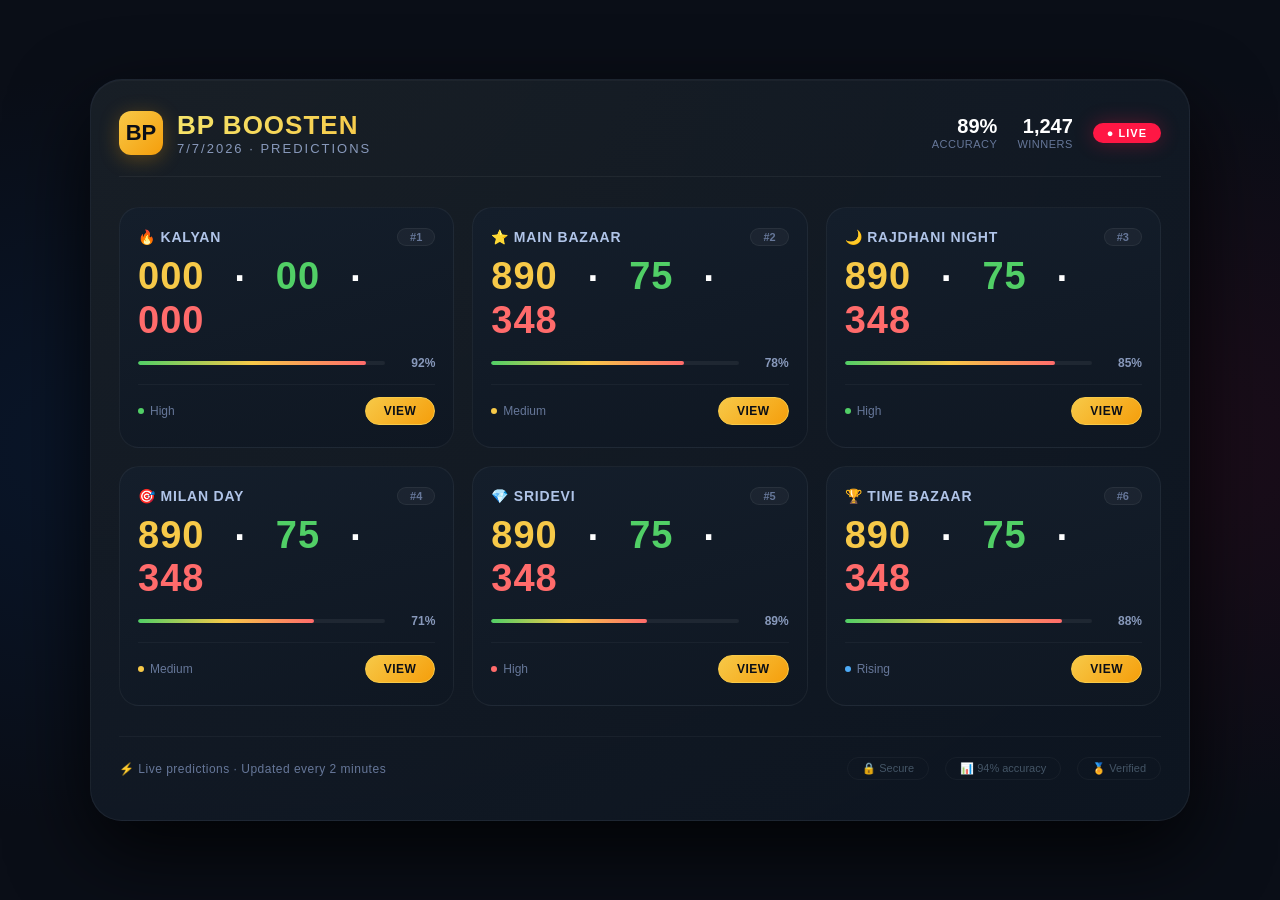
<file: page4.html>
<!DOCTYPE html>
<html lang="en">
<head>
  <meta charset="UTF-8" />
  <meta name="viewport" content="width=device-width, initial-scale=1.0" />
  <title>BP BOOSTEN · Predictions</title>

  <style>
    /* Reset & Base */
    * {
      margin: 0;
      padding: 0;
      box-sizing: border-box;
      font-family: 'Segoe UI', Roboto, 'Helvetica Neue', Arial, sans-serif;
    }

    body {
      background: #0a0e17;
      display: flex;
      justify-content: center;
      align-items: center;
      min-height: 100vh;
      padding: 20px;
      background-image: 
        radial-gradient(ellipse at 20% 50%, rgba(10, 30, 60, 0.6) 0%, transparent 60%),
        radial-gradient(ellipse at 80% 50%, rgba(60, 10, 30, 0.4) 0%, transparent 60%);
    }

    .container {
      width: 100%;
      max-width: 1100px;
      background: linear-gradient(145deg, #111927, #0d1520);
      border-radius: 32px;
      padding: 30px 28px 40px;
      border: 1px solid rgba(255, 255, 255, 0.06);
      box-shadow: 0 30px 80px rgba(0, 0, 0, 0.8), inset 0 1px 0 rgba(255, 255, 255, 0.03);
      position: relative;
      overflow: hidden;
    }

    /* Glow effect */
    .container::before {
      content: '';
      position: absolute;
      top: -50%;
      left: -50%;
      width: 200%;
      height: 200%;
      background: radial-gradient(ellipse at 30% 20%, rgba(255, 215, 0, 0.03) 0%, transparent 60%);
      pointer-events: none;
    }

    /* Header */
    .header {
      display: flex;
      justify-content: space-between;
      align-items: center;
      margin-bottom: 30px;
      padding-bottom: 20px;
      border-bottom: 1px solid rgba(255, 255, 255, 0.05);
      flex-wrap: wrap;
      gap: 12px;
      position: relative;
      z-index: 1;
    }

    .brand {
      display: flex;
      align-items: center;
      gap: 14px;
    }

    .brand-icon {
      width: 44px;
      height: 44px;
      background: linear-gradient(135deg, #f7c948, #f59e0b);
      border-radius: 12px;
      display: flex;
      align-items: center;
      justify-content: center;
      font-size: 22px;
      font-weight: 900;
      color: #0a0e17;
      box-shadow: 0 4px 20px rgba(245, 158, 11, 0.3);
    }

    .company-name {
      font-size: 26px;
      font-weight: 800;
      color: #ffffff;
      letter-spacing: 1px;
      background: linear-gradient(135deg, #f5e56b, #f7c948);
      -webkit-background-clip: text;
      -webkit-text-fill-color: transparent;
      background-clip: text;
    }

    .company-sub {
      font-size: 13px;
      color: #8899bb;
      font-weight: 400;
      letter-spacing: 2px;
      text-transform: uppercase;
      -webkit-text-fill-color: #8899bb;
    }

    .header-stats {
      display: flex;
      align-items: center;
      gap: 20px;
    }

    .stat-item {
      text-align: right;
    }

    .stat-number {
      font-size: 20px;
      font-weight: 700;
      color: #fff;
    }

    .stat-label {
      font-size: 11px;
      color: #667799;
      text-transform: uppercase;
      letter-spacing: 0.5px;
    }

    .live-badge {
      background: #ff1744;
      color: #fff;
      font-size: 11px;
      font-weight: 700;
      padding: 4px 14px;
      border-radius: 30px;
      text-transform: uppercase;
      letter-spacing: 1px;
      animation: pulse-live 1.8s infinite;
      box-shadow: 0 0 20px rgba(255, 23, 68, 0.3);
    }

    @keyframes pulse-live {
      0%, 100% { opacity: 1; }
      50% { opacity: 0.5; }
    }

    /* Grid - 6 boxes */
    .boxes {
      display: grid;
      grid-template-columns: repeat(3, 1fr);
      gap: 18px;
      position: relative;
      z-index: 1;
    }

    .box-wrapper {
      background: linear-gradient(165deg, #141e2b, #0f1722);
      border-radius: 20px;
      padding: 20px 18px 22px;
      border: 1px solid rgba(255, 255, 255, 0.05);
      transition: all 0.3s cubic-bezier(0.4, 0, 0.2, 1);
      position: relative;
      overflow: hidden;
    }

    .box-wrapper::before {
      content: '';
      position: absolute;
      top: 0;
      left: 0;
      right: 0;
      height: 2px;
      background: linear-gradient(90deg, transparent, #f7c948, transparent);
      opacity: 0;
      transition: opacity 0.3s;
    }

    .box-wrapper:hover {
      transform: translateY(-4px);
      border-color: rgba(247, 201, 72, 0.2);
      box-shadow: 0 12px 40px rgba(0, 0, 0, 0.4);
    }

    .box-wrapper:hover::before {
      opacity: 1;
    }

    /* Box header with rank */
    .box-header {
      display: flex;
      justify-content: space-between;
      align-items: center;
      margin-bottom: 10px;
    }

    .box-title {
      font-size: 14px;
      font-weight: 700;
      color: #b0c4e8;
      text-transform: uppercase;
      letter-spacing: 0.8px;
    }

    .box-rank {
      font-size: 11px;
      font-weight: 600;
      color: #667799;
      background: rgba(255, 255, 255, 0.04);
      padding: 2px 12px;
      border-radius: 30px;
      border: 1px solid rgba(255, 255, 255, 0.06);
    }

    /* Main prediction value */
    .box-value {
      font-size: 38px;
      font-weight: 900;
      color: #ffffff;
      letter-spacing: 1px;
      line-height: 1.1;
      margin: 6px 0 4px;
      font-family: 'Courier New', monospace;
    }

    .box-value .highlight {
      color: #f7c948;
    }

    .box-value .red {
      color: #ff6b6b;
    }

    .box-value .green {
      color: #51cf66;
    }

    /* Confidence / odds bar */
    .confidence-bar {
      margin: 12px 0 14px;
      display: flex;
      align-items: center;
      gap: 12px;
    }

    .confidence-track {
      flex: 1;
      height: 4px;
      background: rgba(255, 255, 255, 0.06);
      border-radius: 10px;
      overflow: hidden;
    }

    .confidence-fill {
      height: 100%;
      border-radius: 10px;
      background: linear-gradient(90deg, #51cf66, #f7c948, #ff6b6b);
      transition: width 1s ease;
    }

    .confidence-label {
      font-size: 12px;
      font-weight: 600;
      color: #8899bb;
      min-width: 38px;
      text-align: right;
    }

    /* Additional info row */
    .info-row {
      display: flex;
      justify-content: space-between;
      align-items: center;
      margin-top: 10px;
      padding-top: 12px;
      border-top: 1px solid rgba(255, 255, 255, 0.04);
    }

    .info-tag {
      display: flex;
      align-items: center;
      gap: 6px;
      font-size: 12px;
      color: #667799;
    }

    .info-tag .dot {
      width: 6px;
      height: 6px;
      border-radius: 50%;
      display: inline-block;
    }

    .dot-green { background: #51cf66; }
    .dot-yellow { background: #f7c948; }
    .dot-red { background: #ff6b6b; }
    .dot-blue { background: #4dabf7; }

    .btn-action {
      background: linear-gradient(135deg, #1a2a3f, #0f1a2a);
      border: 1px solid rgba(255, 255, 255, 0.08);
      color: #b0c4e8;
      font-weight: 600;
      font-size: 12px;
      padding: 6px 18px;
      border-radius: 30px;
      cursor: pointer;
      transition: all 0.25s;
      text-transform: uppercase;
      letter-spacing: 0.5px;
    }

    .btn-action:hover {
      background: linear-gradient(135deg, #f7c948, #f59e0b);
      color: #0a0e17;
      border-color: #f7c948;
      box-shadow: 0 4px 20px rgba(247, 201, 72, 0.2);
      transform: scale(1.02);
    }

    .btn-action.primary {
      background: linear-gradient(135deg, #f7c948, #f59e0b);
      color: #0a0e17;
      border-color: #f7c948;
    }

    .btn-action.primary:hover {
      box-shadow: 0 4px 30px rgba(247, 201, 72, 0.3);
    }

    /* Footer */
    .footer {
      margin-top: 30px;
      padding-top: 20px;
      border-top: 1px solid rgba(255, 255, 255, 0.04);
      display: flex;
      justify-content: space-between;
      align-items: center;
      flex-wrap: wrap;
      gap: 12px;
      position: relative;
      z-index: 1;
    }

    .footer-text {
      font-size: 12px;
      color: #445566;
      letter-spacing: 0.5px;
    }

    .footer-text span {
      color: #667799;
    }

    .footer-badges {
      display: flex;
      gap: 16px;
    }

    .footer-badge {
      font-size: 11px;
      color: #445566;
      padding: 4px 14px;
      border: 1px solid rgba(255, 255, 255, 0.04);
      border-radius: 30px;
    }

    /* Responsive */
    @media (max-width: 900px) {
      .boxes {
        grid-template-columns: repeat(2, 1fr);
      }
    }

    @media (max-width: 600px) {
      .container {
        padding: 18px 14px 28px;
        border-radius: 20px;
      }

      .company-name {
        font-size: 20px;
      }

      .brand-icon {
        width: 36px;
        height: 36px;
        font-size: 18px;
      }

      .boxes {
        grid-template-columns: 1fr;
        gap: 14px;
      }

      .box-value {
        font-size: 30px;
      }

      .header {
        flex-direction: column;
        align-items: flex-start;
        gap: 10px;
      }

      .header-stats {
        width: 100%;
        justify-content: space-between;
      }

      .stat-number {
        font-size: 17px;
      }

      .footer {
        flex-direction: column;
        text-align: center;
      }
    }

    @media (max-width: 400px) {
      .box-value {
        font-size: 26px;
      }

      .company-name {
        font-size: 17px;
      }

      .container {
        padding: 14px 10px 20px;
      }
    }
  </style>
</head>
<body>

<div class="container">

  <!-- Header -->
  <div class="header">
    <div class="brand">
      <div class="brand-icon">BP</div>
      <div>
        <div class="company-name">BP BOOSTEN</div>
        <div class="company-sub">7/7/2026 · Predictions</div>
      </div>
    </div>
    <div class="header-stats">
      <div class="stat-item">
        <div class="stat-number">89%</div>
        <div class="stat-label">Accuracy</div>
      </div>
      <div class="stat-item">
        <div class="stat-number">1,247</div>
        <div class="stat-label">Winners</div>
      </div>
      <span class="live-badge">● Live</span>
    </div>
  </div>

  <!-- 6 Boxes -->
  <div class="boxes">

    <!-- Box 1 -->
    <div class="box-wrapper">
      <div class="box-header">
        <span class="box-title">🔥 KALYAN</span>
        <span class="box-rank">#1</span>
      </div>
      <div class="box-value"><span class="highlight">000</span> · <span class="green">00</span> · <span class="red">000</span></div>
      <div class="confidence-bar">
        <div class="confidence-track">
          <div class="confidence-fill" style="width: 92%;"></div>
        </div>
        <span class="confidence-label">92%</span>
      </div>
      <div class="info-row">
        <span class="info-tag"><span class="dot dot-green"></span> High</span>
        <button class="btn-action primary">View</button>
      </div>
    </div>

    <!-- Box 2 -->
    <div class="box-wrapper">
      <div class="box-header">
        <span class="box-title">⭐ MAIN BAZAAR</span>
        <span class="box-rank">#2</span>
      </div>
      <div class="box-value"><span class="highlight">890</span> · <span class="green">75</span> · <span class="red">348</span></div>
      <div class="confidence-bar">
        <div class="confidence-track">
          <div class="confidence-fill" style="width: 78%;"></div>
        </div>
        <span class="confidence-label">78%</span>
      </div>
      <div class="info-row">
        <span class="info-tag"><span class="dot dot-yellow"></span> Medium</span>
        <button class="btn-action primary">View</button>
      </div>
    </div>

    <!-- Box 3 -->
    <div class="box-wrapper">
      <div class="box-header">
        <span class="box-title">🌙 RAJDHANI NIGHT</span>
        <span class="box-rank">#3</span>
      </div>
      <div class="box-value"><span class="highlight">890</span> · <span class="green">75</span> · <span class="red">348</span></div>
      <div class="confidence-bar">
        <div class="confidence-track">
          <div class="confidence-fill" style="width: 85%;"></div>
        </div>
        <span class="confidence-label">85%</span>
      </div>
      <div class="info-row">
        <span class="info-tag"><span class="dot dot-green"></span> High</span>
        <button class="btn-action primary">View</button>
      </div>
    </div>

    <!-- Box 4 -->
    <div class="box-wrapper">
      <div class="box-header">
        <span class="box-title">🎯 MILAN DAY</span>
        <span class="box-rank">#4</span>
      </div>
      <div class="box-value"><span class="highlight">890</span> · <span class="green">75</span> · <span class="red">348</span></div>
      <div class="confidence-bar">
        <div class="confidence-track">
          <div class="confidence-fill" style="width: 71%;"></div>
        </div>
        <span class="confidence-label">71%</span>
      </div>
      <div class="info-row">
        <span class="info-tag"><span class="dot dot-yellow"></span> Medium</span>
        <button class="btn-action primary">View</button>
      </div>
    </div>

    <!-- Box 5 -->
    <div class="box-wrapper">
      <div class="box-header">
        <span class="box-title">💎 SRIDEVI</span>
        <span class="box-rank">#5</span>
      </div>
      <div class="box-value"><span class="highlight">890</span> · <span class="green">75</span> · <span class="red">348</span></div>
      <div class="confidence-bar">
        <div class="confidence-track">
          <div class="confidence-fill" style="width: 63%;"></div>
        </div>
        <span class="confidence-label">89%</span>
      </div>
      <div class="info-row">
        <span class="info-tag"><span class="dot dot-red"></span> High</span>
        <button class="btn-action primary">View</button>
      </div>
    </div>

    <!-- Box 6 -->
    <div class="box-wrapper">
      <div class="box-header">
        <span class="box-title">🏆 TIME BAZAAR</span>
        <span class="box-rank">#6</span>
      </div>
      <div class="box-value"><span class="highlight">890</span> · <span class="green">75</span> · <span class="red">348</span></div>
      <div class="confidence-bar">
        <div class="confidence-track">
          <div class="confidence-fill" style="width: 88%;"></div>
        </div>
        <span class="confidence-label">88%</span>
      </div>
      <div class="info-row">
        <span class="info-tag"><span class="dot dot-blue"></span> Rising</span>
        <button class="btn-action primary">View</button>
      </div>
    </div>

  </div>

  <!-- Footer -->
  <div class="footer">
    <div class="footer-text">
      ⚡ <span>Live predictions · Updated every 2 minutes</span>
    </div>
    <div class="footer-badges">
      <span class="footer-badge">🔒 Secure</span>
      <span class="footer-badge">📊 94% accuracy</span>
      <span class="footer-badge">🏅 Verified</span>
    </div>
  </div>

</div>

</body>
</html>
</file>
